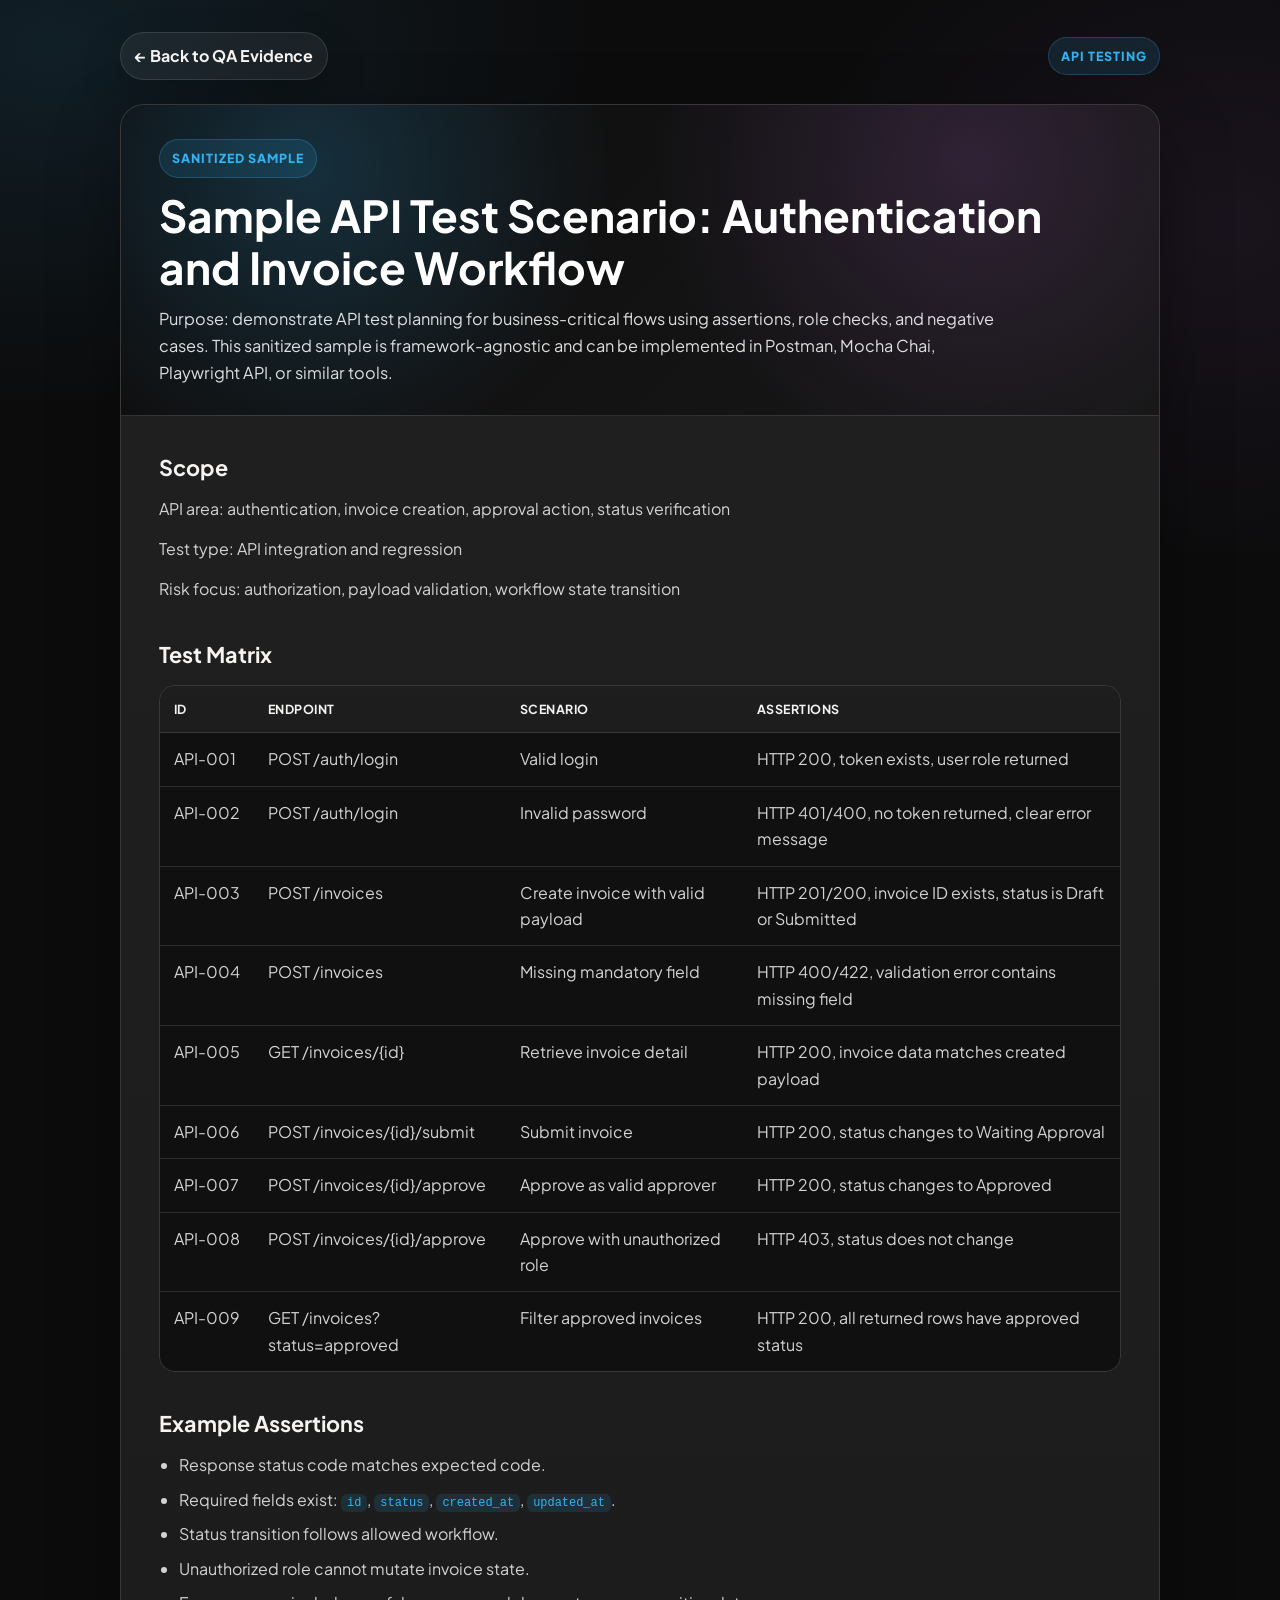
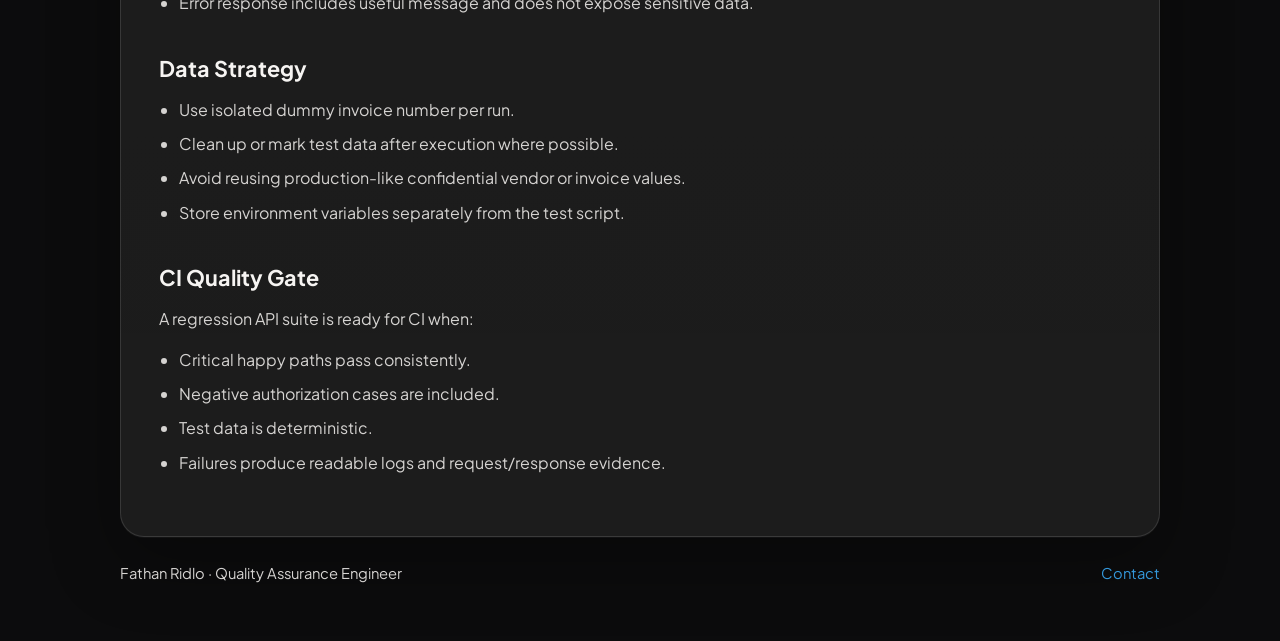
<file: artifacts/sample-api-test-scenario.html>
<!doctype html>
<html lang="en">
<head>
  <meta charset="utf-8" />
  <meta name="viewport" content="width=device-width, initial-scale=1" />
  <title>Sample API Test Scenario: Authentication and Invoice Workflow | Fathan QA Evidence</title>
  <meta name="description" content="Purpose: demonstrate API test planning for business-critical flows using assertions, role checks, and negative cases. This sanitized sample is framework-agnostic and can be implemented in Postman, Mocha Chai, Playwright API, or similar tools." />
  <link rel="stylesheet" href="artifact-style.css?v=connected-motion-1" />
</head>
<body>
  <main class="artifact-shell">
    <nav class="artifact-topbar" aria-label="Artifact navigation">
      <a class="back-link" href="../index.html#artifacts">← Back to QA Evidence</a>
      <span class="artifact-badge">API Testing</span>
    </nav>
    <article class="artifact-card">
      <header class="artifact-hero">
        <span class="artifact-badge">Sanitized Sample</span>
        <h1>Sample API Test Scenario: Authentication and Invoice Workflow</h1>
        <p class="artifact-purpose">Purpose: demonstrate API test planning for business-critical flows using assertions, role checks, and negative cases. This sanitized sample is framework-agnostic and can be implemented in Postman, Mocha Chai, Playwright API, or similar tools.</p>
      </header>
      <section class="artifact-content">
        <h2>Scope</h2>
<p>API area: authentication, invoice creation, approval action, status verification</p>
<p>Test type: API integration and regression</p>
<p>Risk focus: authorization, payload validation, workflow state transition</p>
<h2>Test Matrix</h2>
<div class="table-wrap"><table><thead><tr><th>ID</th><th>Endpoint</th><th>Scenario</th><th>Assertions</th></tr></thead><tbody><tr><td>API-001</td><td>POST /auth/login</td><td>Valid login</td><td>HTTP 200, token exists, user role returned</td></tr><tr><td>API-002</td><td>POST /auth/login</td><td>Invalid password</td><td>HTTP 401/400, no token returned, clear error message</td></tr><tr><td>API-003</td><td>POST /invoices</td><td>Create invoice with valid payload</td><td>HTTP 201/200, invoice ID exists, status is Draft or Submitted</td></tr><tr><td>API-004</td><td>POST /invoices</td><td>Missing mandatory field</td><td>HTTP 400/422, validation error contains missing field</td></tr><tr><td>API-005</td><td>GET /invoices/{id}</td><td>Retrieve invoice detail</td><td>HTTP 200, invoice data matches created payload</td></tr><tr><td>API-006</td><td>POST /invoices/{id}/submit</td><td>Submit invoice</td><td>HTTP 200, status changes to Waiting Approval</td></tr><tr><td>API-007</td><td>POST /invoices/{id}/approve</td><td>Approve as valid approver</td><td>HTTP 200, status changes to Approved</td></tr><tr><td>API-008</td><td>POST /invoices/{id}/approve</td><td>Approve with unauthorized role</td><td>HTTP 403, status does not change</td></tr><tr><td>API-009</td><td>GET /invoices?status=approved</td><td>Filter approved invoices</td><td>HTTP 200, all returned rows have approved status</td></tr></tbody></table></div>
<h2>Example Assertions</h2>
<ul><li>Response status code matches expected code.</li><li>Required fields exist: <code>id</code>, <code>status</code>, <code>created_at</code>, <code>updated_at</code>.</li><li>Status transition follows allowed workflow.</li><li>Unauthorized role cannot mutate invoice state.</li><li>Error response includes useful message and does not expose sensitive data.</li></ul>
<h2>Data Strategy</h2>
<ul><li>Use isolated dummy invoice number per run.</li><li>Clean up or mark test data after execution where possible.</li><li>Avoid reusing production-like confidential vendor or invoice values.</li><li>Store environment variables separately from the test script.</li></ul>
<h2>CI Quality Gate</h2>
<p>A regression API suite is ready for CI when:</p>
<ul><li>Critical happy paths pass consistently.</li><li>Negative authorization cases are included.</li><li>Test data is deterministic.</li><li>Failures produce readable logs and request/response evidence.</li></ul>
      </section>
    </article>
    <footer class="artifact-footer">
      <span>Fathan Ridlo · Quality Assurance Engineer</span>
      <a href="../index.html#contact">Contact</a>
    </footer>
  </main>
</body>
</html>
</file>
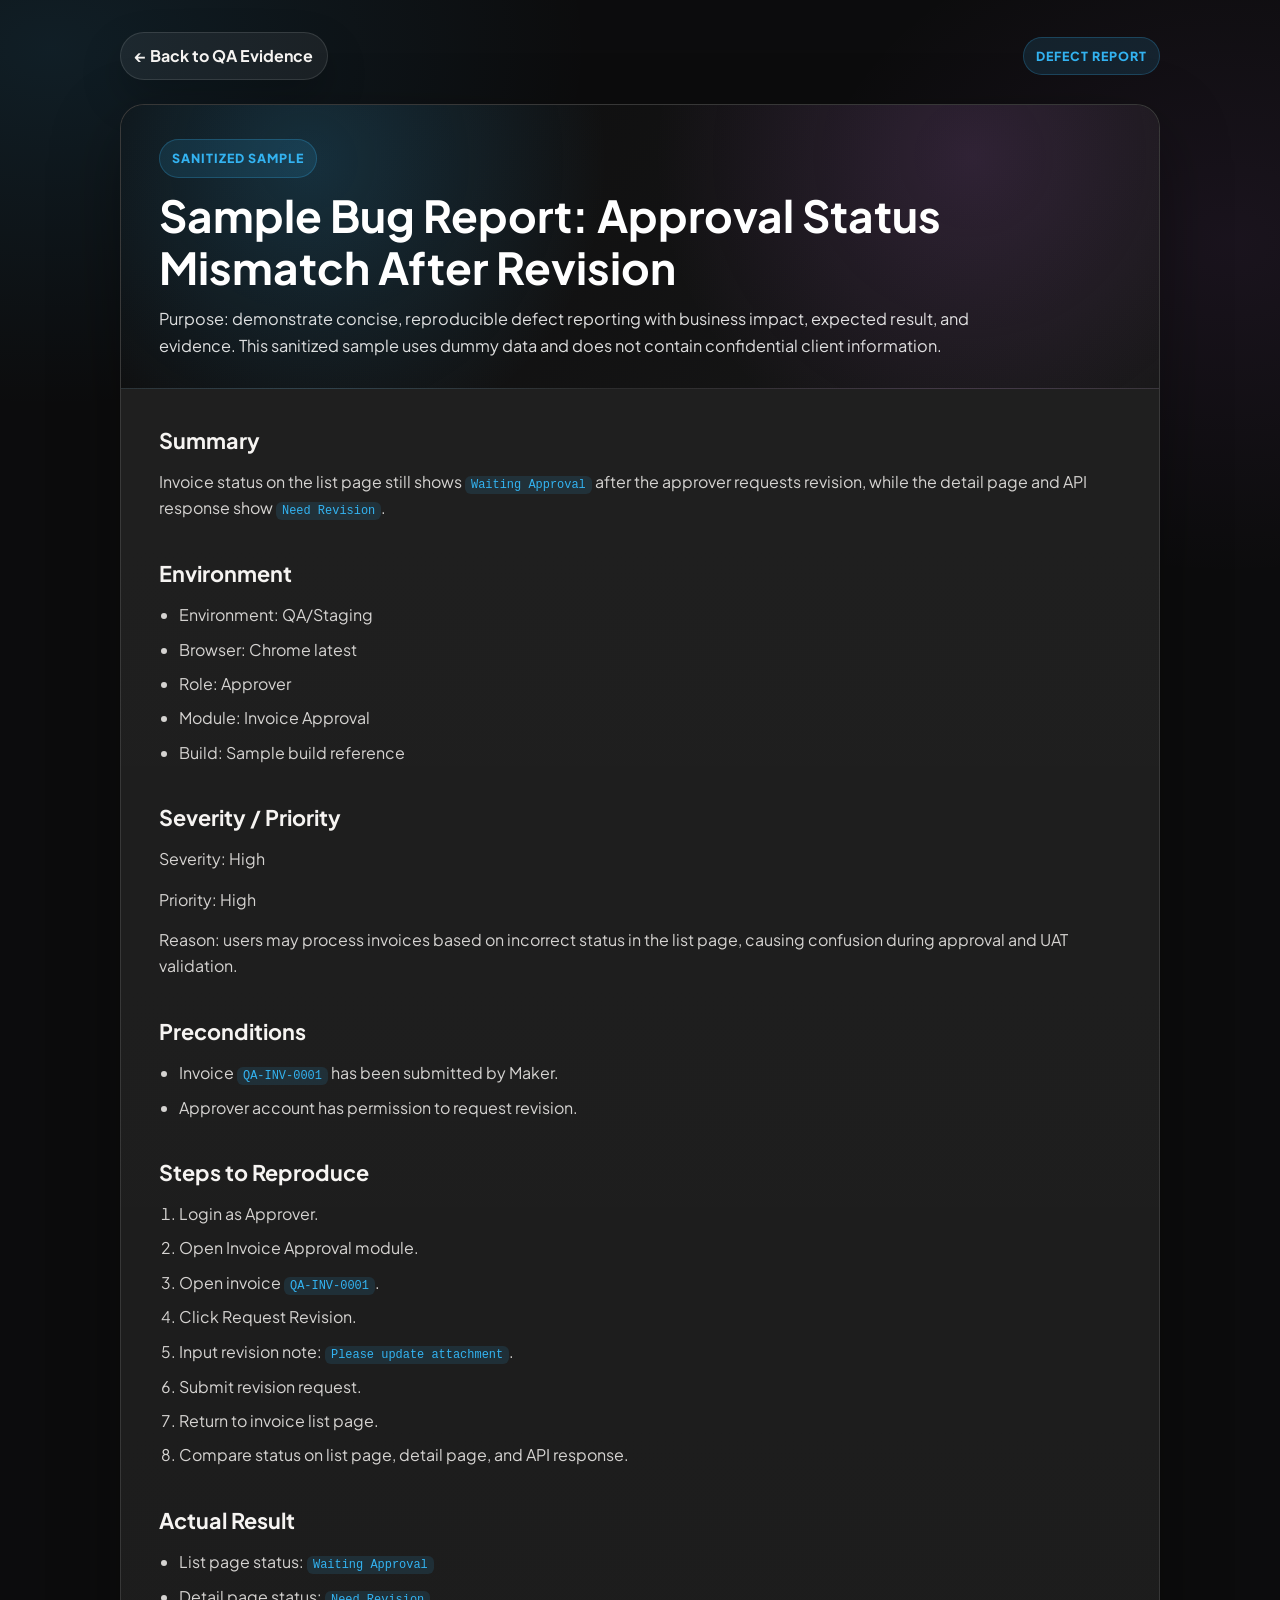
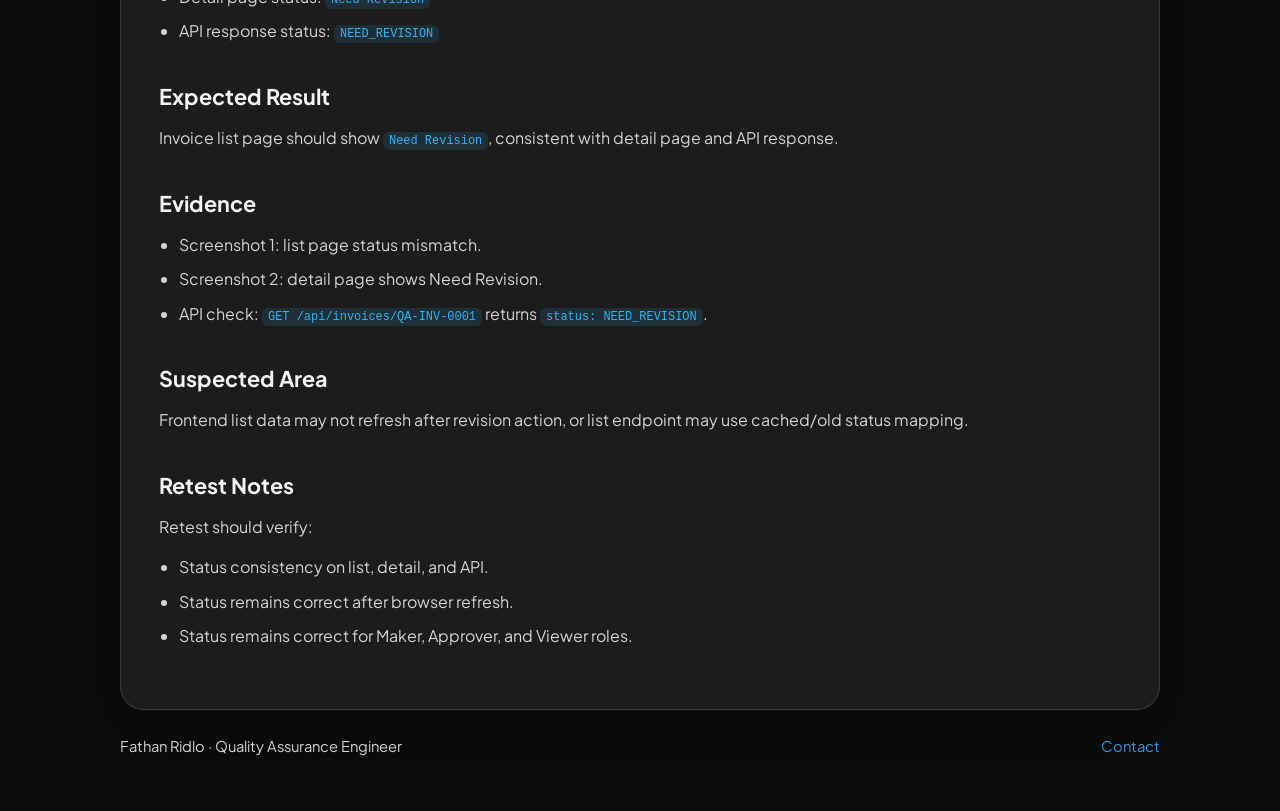
<file: artifacts/sample-bug-report.html>
<!doctype html>
<html lang="en">
<head>
  <meta charset="utf-8" />
  <meta name="viewport" content="width=device-width, initial-scale=1" />
  <title>Sample Bug Report: Approval Status Mismatch After Revision | Fathan QA Evidence</title>
  <meta name="description" content="Purpose: demonstrate concise, reproducible defect reporting with business impact, expected result, and evidence. This sanitized sample uses dummy data and does not contain confidential client information." />
  <link rel="stylesheet" href="artifact-style.css?v=connected-motion-1" />
</head>
<body>
  <main class="artifact-shell">
    <nav class="artifact-topbar" aria-label="Artifact navigation">
      <a class="back-link" href="../index.html#artifacts">← Back to QA Evidence</a>
      <span class="artifact-badge">Defect Report</span>
    </nav>
    <article class="artifact-card">
      <header class="artifact-hero">
        <span class="artifact-badge">Sanitized Sample</span>
        <h1>Sample Bug Report: Approval Status Mismatch After Revision</h1>
        <p class="artifact-purpose">Purpose: demonstrate concise, reproducible defect reporting with business impact, expected result, and evidence. This sanitized sample uses dummy data and does not contain confidential client information.</p>
      </header>
      <section class="artifact-content">
        <h2>Summary</h2>
<p>Invoice status on the list page still shows <code>Waiting Approval</code> after the approver requests revision, while the detail page and API response show <code>Need Revision</code>.</p>
<h2>Environment</h2>
<ul><li>Environment: QA/Staging</li><li>Browser: Chrome latest</li><li>Role: Approver</li><li>Module: Invoice Approval</li><li>Build: Sample build reference</li></ul>
<h2>Severity / Priority</h2>
<p>Severity: High</p>
<p>Priority: High</p>
<p>Reason: users may process invoices based on incorrect status in the list page, causing confusion during approval and UAT validation.</p>
<h2>Preconditions</h2>
<ul><li>Invoice <code>QA-INV-0001</code> has been submitted by Maker.</li><li>Approver account has permission to request revision.</li></ul>
<h2>Steps to Reproduce</h2>
<ol><li>Login as Approver.</li><li>Open Invoice Approval module.</li><li>Open invoice <code>QA-INV-0001</code>.</li><li>Click Request Revision.</li><li>Input revision note: <code>Please update attachment</code>.</li><li>Submit revision request.</li><li>Return to invoice list page.</li><li>Compare status on list page, detail page, and API response.</li></ol>
<h2>Actual Result</h2>
<ul><li>List page status: <code>Waiting Approval</code></li><li>Detail page status: <code>Need Revision</code></li><li>API response status: <code>NEED_REVISION</code></li></ul>
<h2>Expected Result</h2>
<p>Invoice list page should show <code>Need Revision</code>, consistent with detail page and API response.</p>
<h2>Evidence</h2>
<ul><li>Screenshot 1: list page status mismatch.</li><li>Screenshot 2: detail page shows Need Revision.</li><li>API check: <code>GET /api/invoices/QA-INV-0001</code> returns <code>status: NEED_REVISION</code>.</li></ul>
<h2>Suspected Area</h2>
<p>Frontend list data may not refresh after revision action, or list endpoint may use cached/old status mapping.</p>
<h2>Retest Notes</h2>
<p>Retest should verify:</p>
<ul><li>Status consistency on list, detail, and API.</li><li>Status remains correct after browser refresh.</li><li>Status remains correct for Maker, Approver, and Viewer roles.</li></ul>
      </section>
    </article>
    <footer class="artifact-footer">
      <span>Fathan Ridlo · Quality Assurance Engineer</span>
      <a href="../index.html#contact">Contact</a>
    </footer>
  </main>
</body>
</html>
</file>
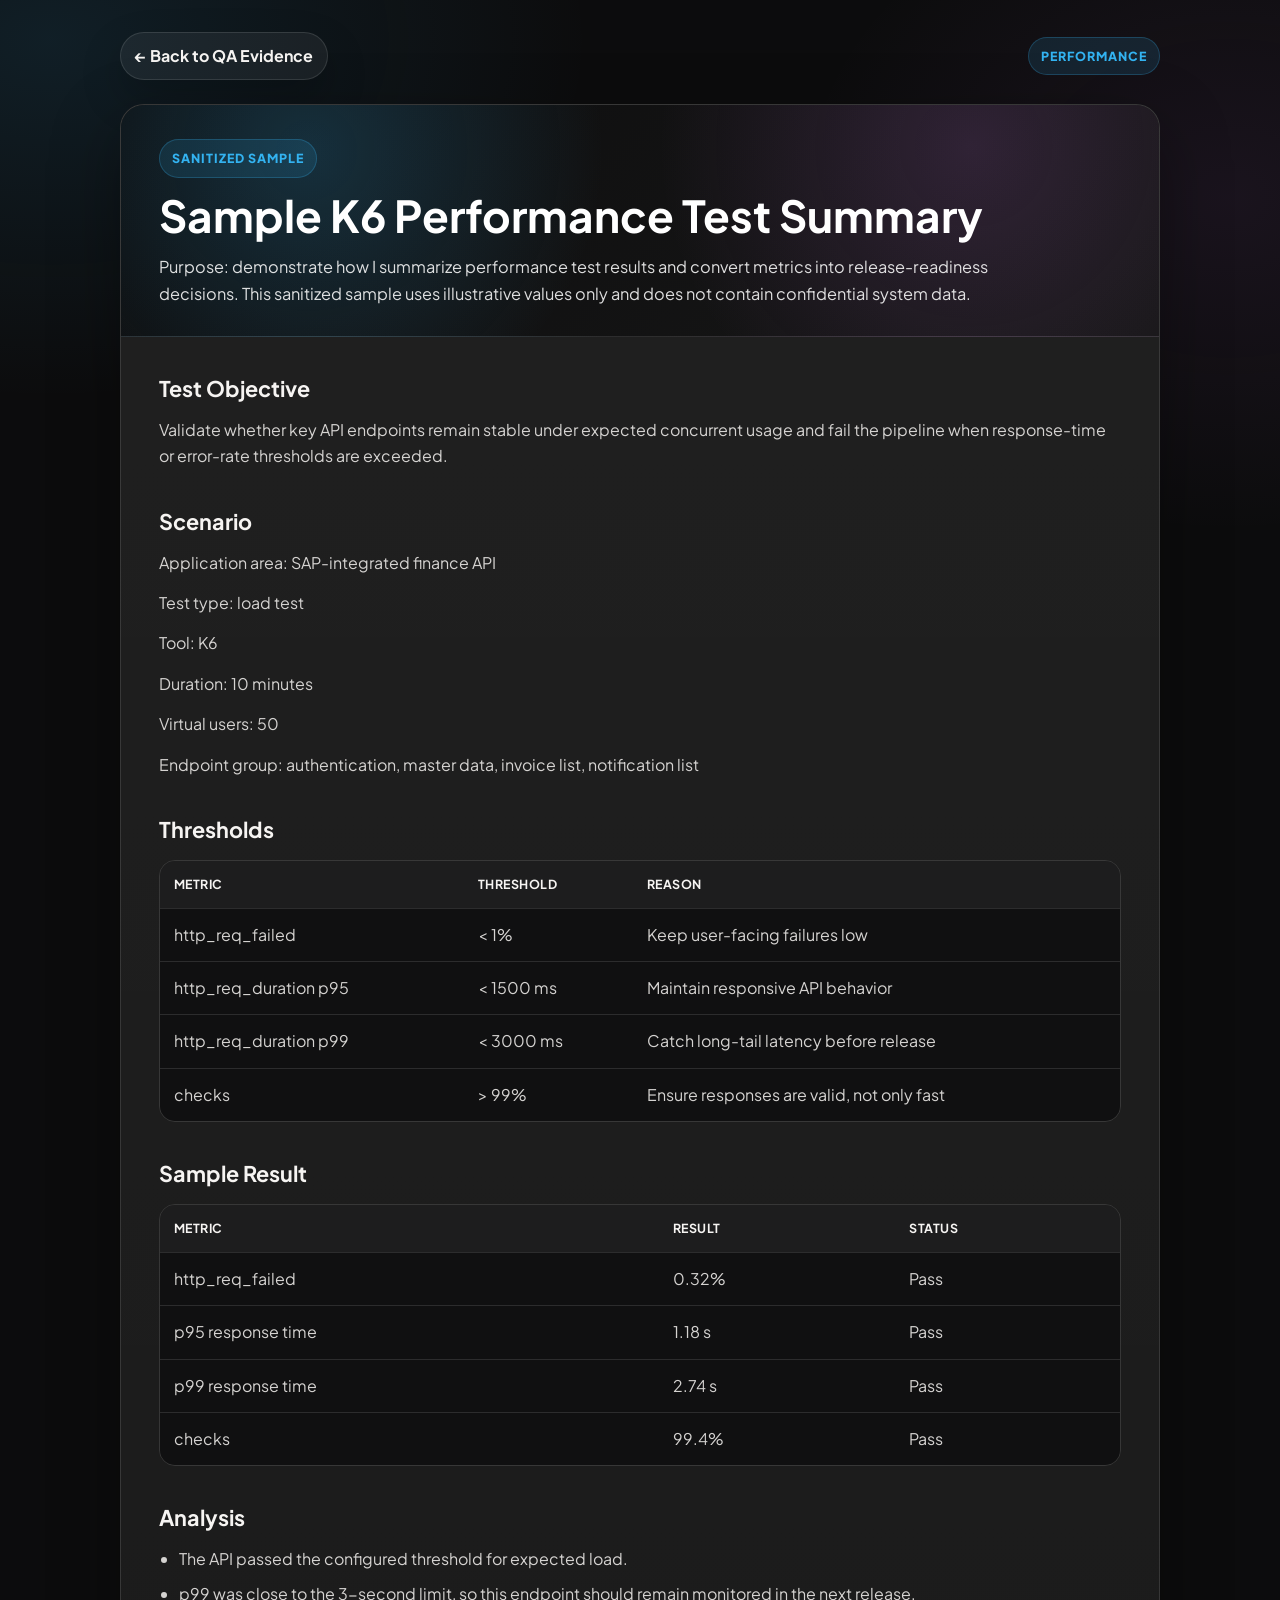
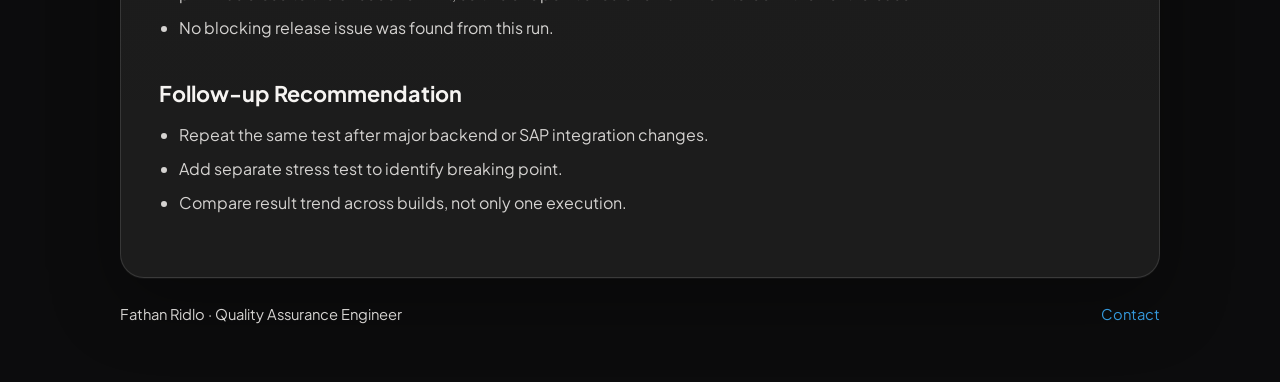
<file: artifacts/sample-k6-summary.html>
<!doctype html>
<html lang="en">
<head>
  <meta charset="utf-8" />
  <meta name="viewport" content="width=device-width, initial-scale=1" />
  <title>Sample K6 Performance Test Summary | Fathan QA Evidence</title>
  <meta name="description" content="Purpose: demonstrate how I summarize performance test results and convert metrics into release-readiness decisions. This sanitized sample uses illustrative values only and does not contain confidential system data." />
  <link rel="stylesheet" href="artifact-style.css?v=connected-motion-1" />
</head>
<body>
  <main class="artifact-shell">
    <nav class="artifact-topbar" aria-label="Artifact navigation">
      <a class="back-link" href="../index.html#artifacts">← Back to QA Evidence</a>
      <span class="artifact-badge">Performance</span>
    </nav>
    <article class="artifact-card">
      <header class="artifact-hero">
        <span class="artifact-badge">Sanitized Sample</span>
        <h1>Sample K6 Performance Test Summary</h1>
        <p class="artifact-purpose">Purpose: demonstrate how I summarize performance test results and convert metrics into release-readiness decisions. This sanitized sample uses illustrative values only and does not contain confidential system data.</p>
      </header>
      <section class="artifact-content">
        <h2>Test Objective</h2>
<p>Validate whether key API endpoints remain stable under expected concurrent usage and fail the pipeline when response-time or error-rate thresholds are exceeded.</p>
<h2>Scenario</h2>
<p>Application area: SAP-integrated finance API</p>
<p>Test type: load test</p>
<p>Tool: K6</p>
<p>Duration: 10 minutes</p>
<p>Virtual users: 50</p>
<p>Endpoint group: authentication, master data, invoice list, notification list</p>
<h2>Thresholds</h2>
<div class="table-wrap"><table><thead><tr><th>Metric</th><th>Threshold</th><th>Reason</th></tr></thead><tbody><tr><td>http_req_failed</td><td>&lt; 1%</td><td>Keep user-facing failures low</td></tr><tr><td>http_req_duration p95</td><td>&lt; 1500 ms</td><td>Maintain responsive API behavior</td></tr><tr><td>http_req_duration p99</td><td>&lt; 3000 ms</td><td>Catch long-tail latency before release</td></tr><tr><td>checks</td><td>&gt; 99%</td><td>Ensure responses are valid, not only fast</td></tr></tbody></table></div>
<h2>Sample Result</h2>
<div class="table-wrap"><table><thead><tr><th>Metric</th><th>Result</th><th>Status</th></tr></thead><tbody><tr><td>http_req_failed</td><td>0.32%</td><td>Pass</td></tr><tr><td>p95 response time</td><td>1.18 s</td><td>Pass</td></tr><tr><td>p99 response time</td><td>2.74 s</td><td>Pass</td></tr><tr><td>checks</td><td>99.4%</td><td>Pass</td></tr></tbody></table></div>
<h2>Analysis</h2>
<ul><li>The API passed the configured threshold for expected load.</li><li>p99 was close to the 3-second limit, so this endpoint should remain monitored in the next release.</li><li>No blocking release issue was found from this run.</li></ul>
<h2>Follow-up Recommendation</h2>
<ul><li>Repeat the same test after major backend or SAP integration changes.</li><li>Add separate stress test to identify breaking point.</li><li>Compare result trend across builds, not only one execution.</li></ul>
      </section>
    </article>
    <footer class="artifact-footer">
      <span>Fathan Ridlo · Quality Assurance Engineer</span>
      <a href="../index.html#contact">Contact</a>
    </footer>
  </main>
</body>
</html>
</file>
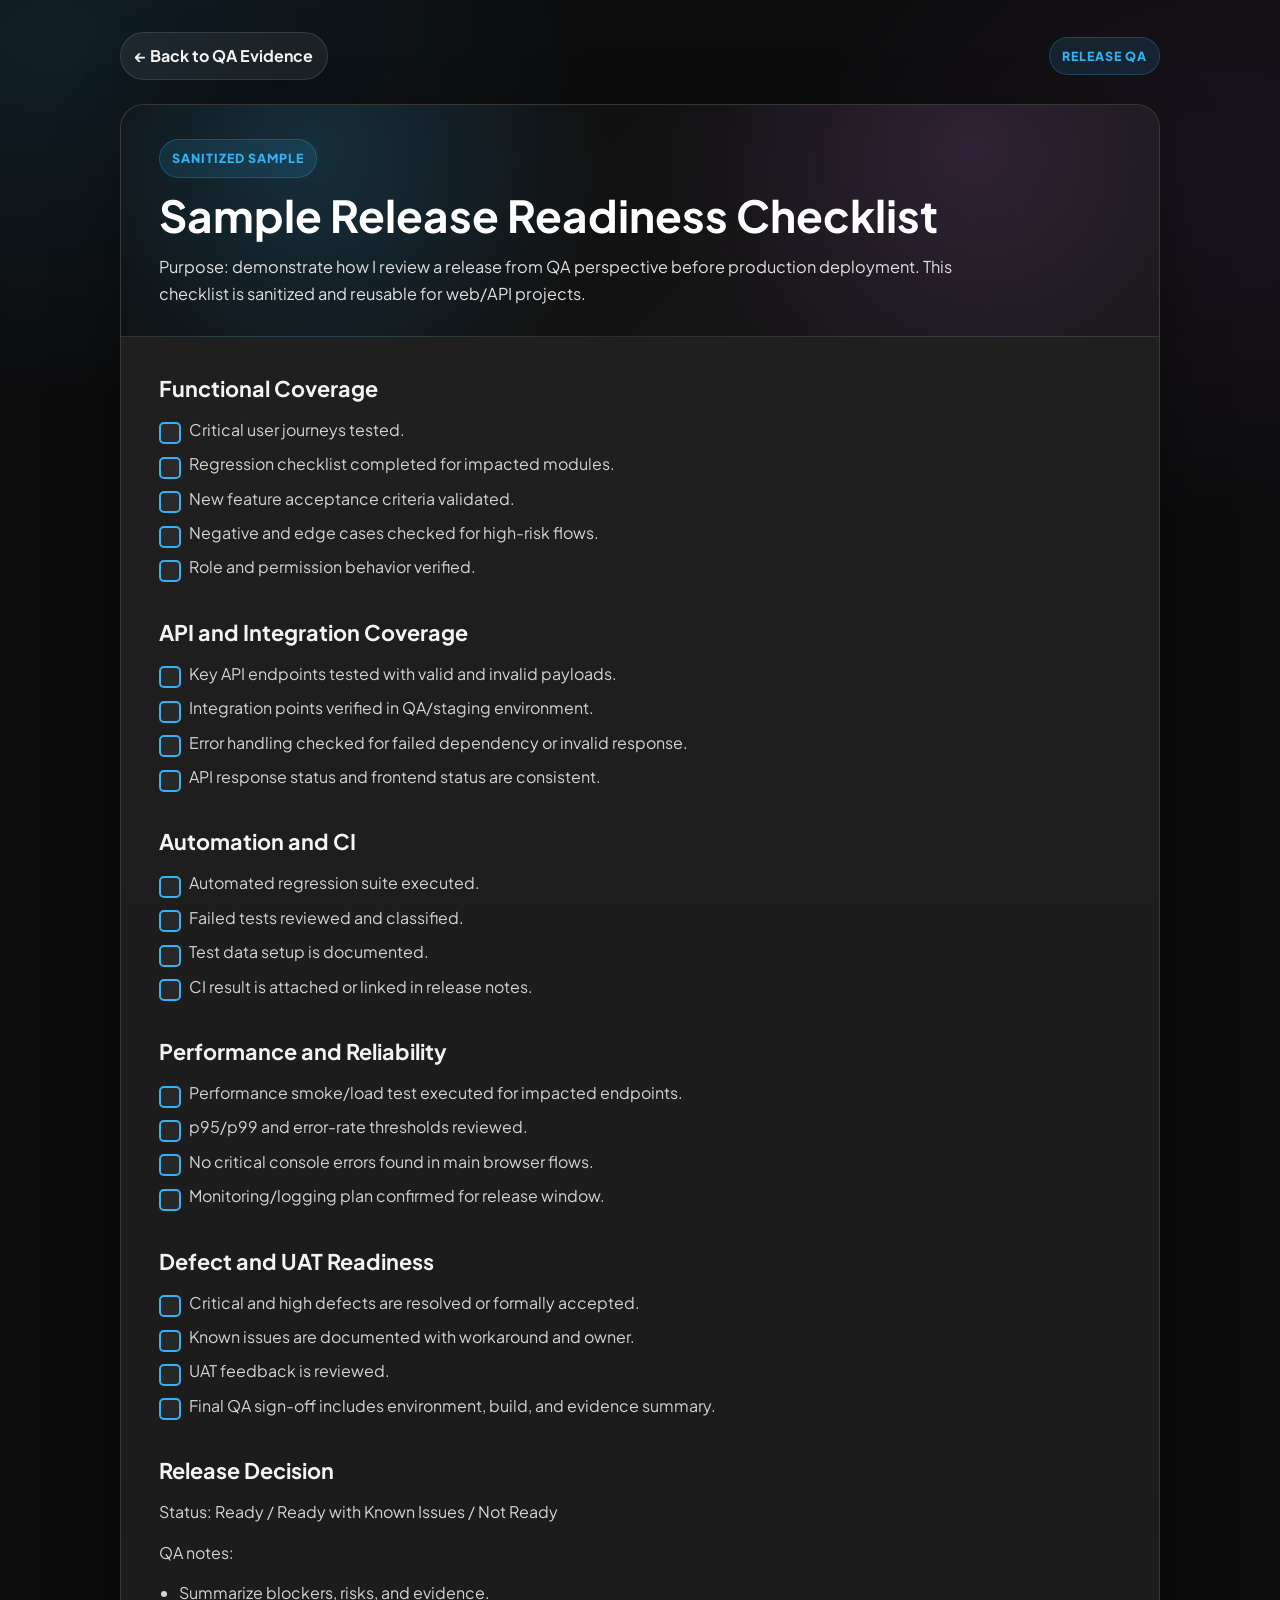
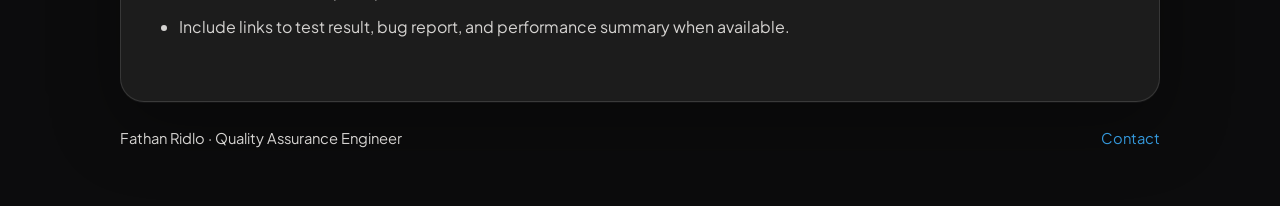
<file: artifacts/sample-release-checklist.html>
<!doctype html>
<html lang="en">
<head>
  <meta charset="utf-8" />
  <meta name="viewport" content="width=device-width, initial-scale=1" />
  <title>Sample Release Readiness Checklist | Fathan QA Evidence</title>
  <meta name="description" content="Purpose: demonstrate how I review a release from QA perspective before production deployment. This checklist is sanitized and reusable for web/API projects." />
  <link rel="stylesheet" href="artifact-style.css?v=connected-motion-1" />
</head>
<body>
  <main class="artifact-shell">
    <nav class="artifact-topbar" aria-label="Artifact navigation">
      <a class="back-link" href="../index.html#artifacts">← Back to QA Evidence</a>
      <span class="artifact-badge">Release QA</span>
    </nav>
    <article class="artifact-card">
      <header class="artifact-hero">
        <span class="artifact-badge">Sanitized Sample</span>
        <h1>Sample Release Readiness Checklist</h1>
        <p class="artifact-purpose">Purpose: demonstrate how I review a release from QA perspective before production deployment. This checklist is sanitized and reusable for web/API projects.</p>
      </header>
      <section class="artifact-content">
        <h2>Functional Coverage</h2>
<ul class="checklist"><li>Critical user journeys tested.</li><li>Regression checklist completed for impacted modules.</li><li>New feature acceptance criteria validated.</li><li>Negative and edge cases checked for high-risk flows.</li><li>Role and permission behavior verified.</li></ul>
<h2>API and Integration Coverage</h2>
<ul class="checklist"><li>Key API endpoints tested with valid and invalid payloads.</li><li>Integration points verified in QA/staging environment.</li><li>Error handling checked for failed dependency or invalid response.</li><li>API response status and frontend status are consistent.</li></ul>
<h2>Automation and CI</h2>
<ul class="checklist"><li>Automated regression suite executed.</li><li>Failed tests reviewed and classified.</li><li>Test data setup is documented.</li><li>CI result is attached or linked in release notes.</li></ul>
<h2>Performance and Reliability</h2>
<ul class="checklist"><li>Performance smoke/load test executed for impacted endpoints.</li><li>p95/p99 and error-rate thresholds reviewed.</li><li>No critical console errors found in main browser flows.</li><li>Monitoring/logging plan confirmed for release window.</li></ul>
<h2>Defect and UAT Readiness</h2>
<ul class="checklist"><li>Critical and high defects are resolved or formally accepted.</li><li>Known issues are documented with workaround and owner.</li><li>UAT feedback is reviewed.</li><li>Final QA sign-off includes environment, build, and evidence summary.</li></ul>
<h2>Release Decision</h2>
<p>Status: Ready / Ready with Known Issues / Not Ready</p>
<p>QA notes:</p>
<ul><li>Summarize blockers, risks, and evidence.</li><li>Include links to test result, bug report, and performance summary when available.</li></ul>
      </section>
    </article>
    <footer class="artifact-footer">
      <span>Fathan Ridlo · Quality Assurance Engineer</span>
      <a href="../index.html#contact">Contact</a>
    </footer>
  </main>
</body>
</html>
</file>
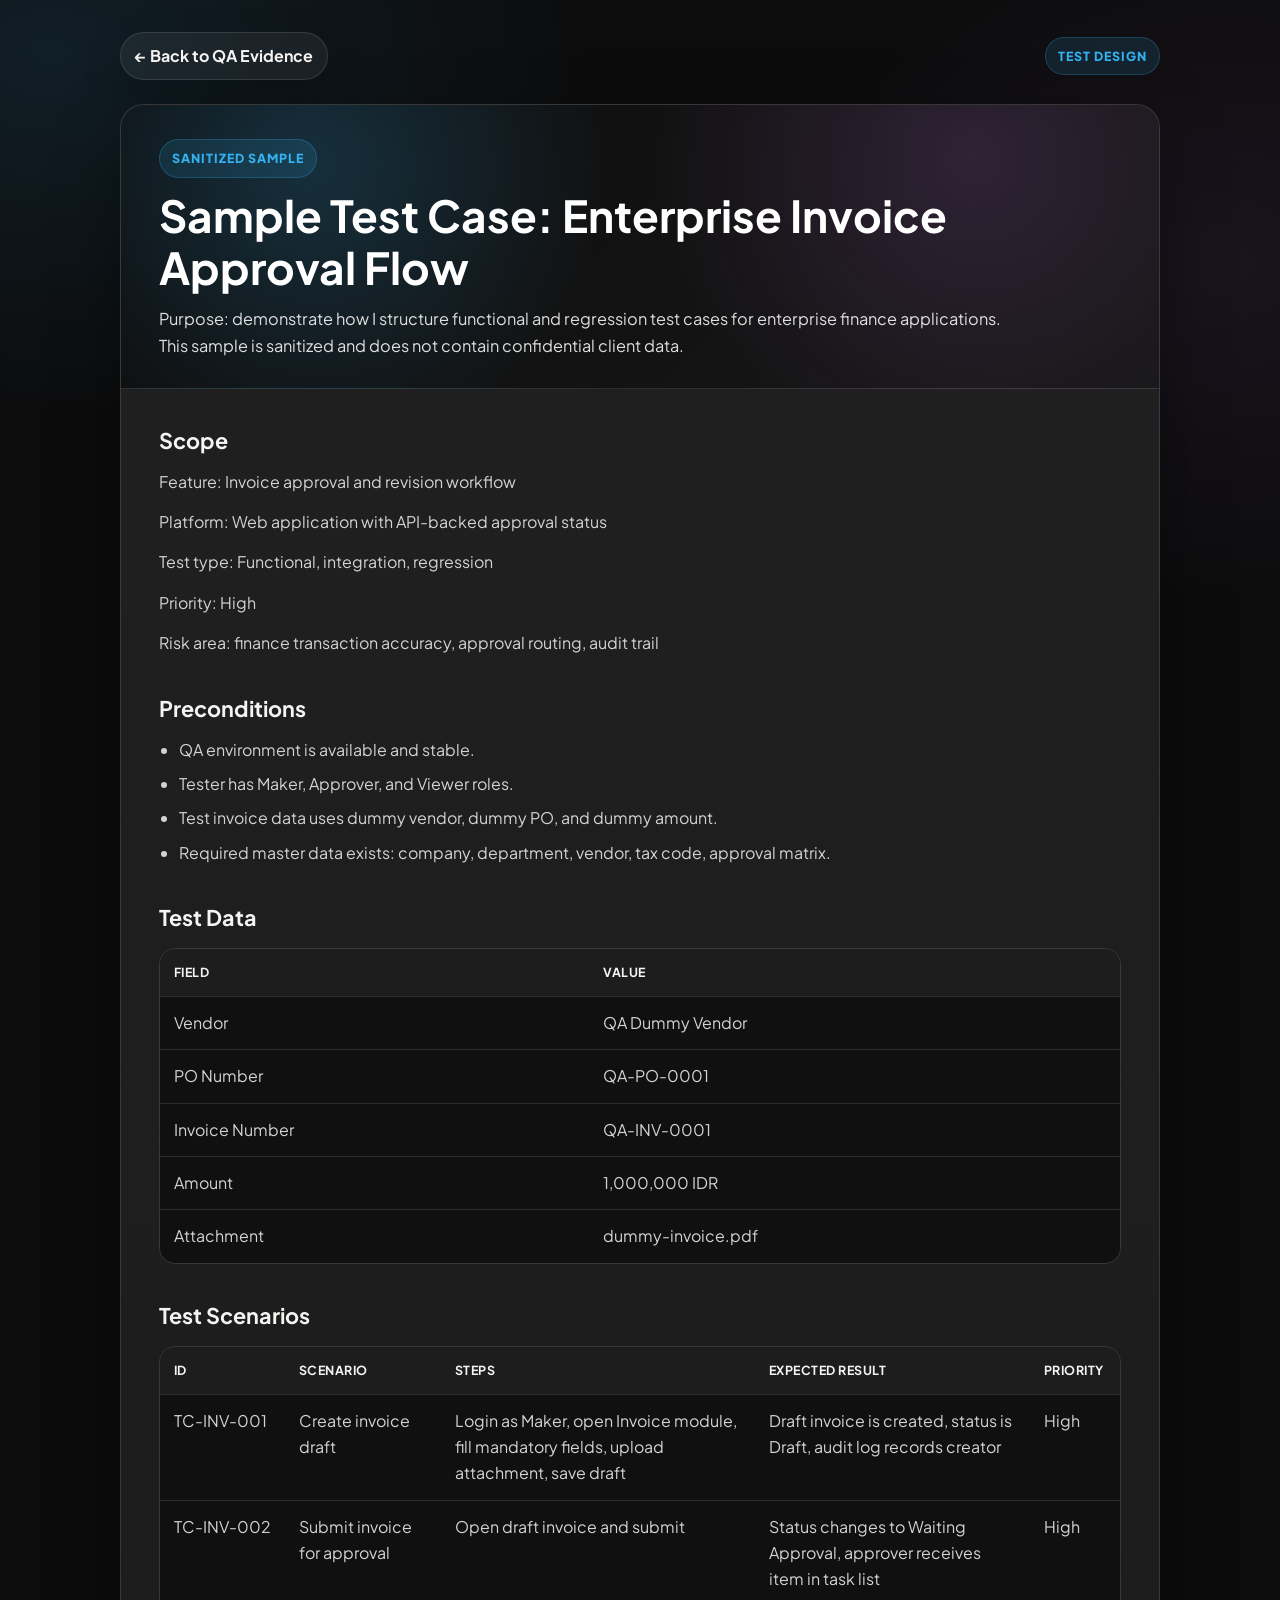
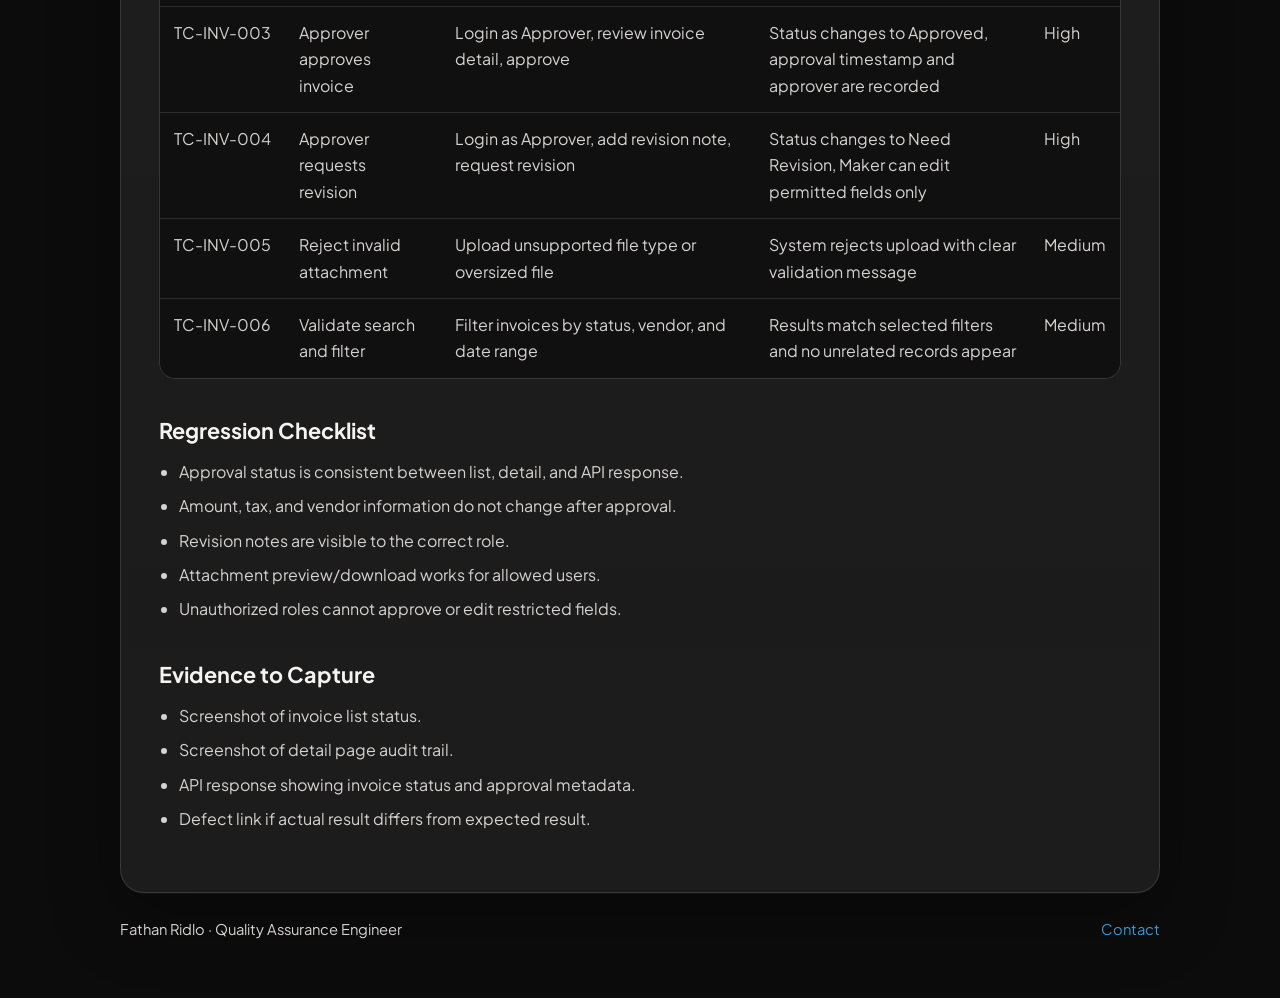
<file: artifacts/sample-test-case.html>
<!doctype html>
<html lang="en">
<head>
  <meta charset="utf-8" />
  <meta name="viewport" content="width=device-width, initial-scale=1" />
  <title>Sample Test Case: Enterprise Invoice Approval Flow | Fathan QA Evidence</title>
  <meta name="description" content="Purpose: demonstrate how I structure functional and regression test cases for enterprise finance applications. This sample is sanitized and does not contain confidential client data." />
  <link rel="stylesheet" href="artifact-style.css?v=connected-motion-1" />
</head>
<body>
  <main class="artifact-shell">
    <nav class="artifact-topbar" aria-label="Artifact navigation">
      <a class="back-link" href="../index.html#artifacts">← Back to QA Evidence</a>
      <span class="artifact-badge">Test Design</span>
    </nav>
    <article class="artifact-card">
      <header class="artifact-hero">
        <span class="artifact-badge">Sanitized Sample</span>
        <h1>Sample Test Case: Enterprise Invoice Approval Flow</h1>
        <p class="artifact-purpose">Purpose: demonstrate how I structure functional and regression test cases for enterprise finance applications. This sample is sanitized and does not contain confidential client data.</p>
      </header>
      <section class="artifact-content">
        <h2>Scope</h2>
<p>Feature: Invoice approval and revision workflow</p>
<p>Platform: Web application with API-backed approval status</p>
<p>Test type: Functional, integration, regression</p>
<p>Priority: High</p>
<p>Risk area: finance transaction accuracy, approval routing, audit trail</p>
<h2>Preconditions</h2>
<ul><li>QA environment is available and stable.</li><li>Tester has Maker, Approver, and Viewer roles.</li><li>Test invoice data uses dummy vendor, dummy PO, and dummy amount.</li><li>Required master data exists: company, department, vendor, tax code, approval matrix.</li></ul>
<h2>Test Data</h2>
<div class="table-wrap"><table><thead><tr><th>Field</th><th>Value</th></tr></thead><tbody><tr><td>Vendor</td><td>QA Dummy Vendor</td></tr><tr><td>PO Number</td><td>QA-PO-0001</td></tr><tr><td>Invoice Number</td><td>QA-INV-0001</td></tr><tr><td>Amount</td><td>1,000,000 IDR</td></tr><tr><td>Attachment</td><td>dummy-invoice.pdf</td></tr></tbody></table></div>
<h2>Test Scenarios</h2>
<div class="table-wrap"><table><thead><tr><th>ID</th><th>Scenario</th><th>Steps</th><th>Expected Result</th><th>Priority</th></tr></thead><tbody><tr><td>TC-INV-001</td><td>Create invoice draft</td><td>Login as Maker, open Invoice module, fill mandatory fields, upload attachment, save draft</td><td>Draft invoice is created, status is Draft, audit log records creator</td><td>High</td></tr><tr><td>TC-INV-002</td><td>Submit invoice for approval</td><td>Open draft invoice and submit</td><td>Status changes to Waiting Approval, approver receives item in task list</td><td>High</td></tr><tr><td>TC-INV-003</td><td>Approver approves invoice</td><td>Login as Approver, review invoice detail, approve</td><td>Status changes to Approved, approval timestamp and approver are recorded</td><td>High</td></tr><tr><td>TC-INV-004</td><td>Approver requests revision</td><td>Login as Approver, add revision note, request revision</td><td>Status changes to Need Revision, Maker can edit permitted fields only</td><td>High</td></tr><tr><td>TC-INV-005</td><td>Reject invalid attachment</td><td>Upload unsupported file type or oversized file</td><td>System rejects upload with clear validation message</td><td>Medium</td></tr><tr><td>TC-INV-006</td><td>Validate search and filter</td><td>Filter invoices by status, vendor, and date range</td><td>Results match selected filters and no unrelated records appear</td><td>Medium</td></tr></tbody></table></div>
<h2>Regression Checklist</h2>
<ul><li>Approval status is consistent between list, detail, and API response.</li><li>Amount, tax, and vendor information do not change after approval.</li><li>Revision notes are visible to the correct role.</li><li>Attachment preview/download works for allowed users.</li><li>Unauthorized roles cannot approve or edit restricted fields.</li></ul>
<h2>Evidence to Capture</h2>
<ul><li>Screenshot of invoice list status.</li><li>Screenshot of detail page audit trail.</li><li>API response showing invoice status and approval metadata.</li><li>Defect link if actual result differs from expected result.</li></ul>
      </section>
    </article>
    <footer class="artifact-footer">
      <span>Fathan Ridlo · Quality Assurance Engineer</span>
      <a href="../index.html#contact">Contact</a>
    </footer>
  </main>
</body>
</html>
</file>
<file: artifacts/artifact-style.css>
@import url('https://fonts.googleapis.com/css2?family=Plus+Jakarta+Sans:wght@400;500;600;700;800&display=swap');

:root {
  --primary-color: #2c3e50;
  --secondary-color: #3498db;
  --accent-color: #667eea;
  --text-color: #253041;
  --text-light: #5f6b7a;
  --bg-color: #f5f7fb;
  --card-bg: #ffffff;
  --border-color: #e5e9f0;
  --shadow: 0 18px 45px rgba(15, 23, 42, 0.09);
  --font-primary: 'Plus Jakarta Sans', -apple-system, BlinkMacSystemFont, "Segoe UI", Roboto, Arial, sans-serif;
}
* { box-sizing: border-box; }
body {
  margin: 0;
  font-family: var(--font-primary);
  background: linear-gradient(180deg, #eef4ff 0%, var(--bg-color) 260px);
  color: var(--text-color);
  line-height: 1.65;
}
a { color: var(--secondary-color); text-decoration: none; }
a:hover { text-decoration: underline; }
.artifact-shell {
  width: min(100% - 32px, 1040px);
  margin: 0 auto;
  padding: 32px 0 56px;
}
.artifact-topbar {
  display: flex;
  justify-content: space-between;
  align-items: center;
  gap: 16px;
  margin-bottom: 24px;
}
.back-link {
  display: inline-flex;
  align-items: center;
  gap: 8px;
  padding: 10px 14px;
  border-radius: 999px;
  background: #ffffff;
  border: 1px solid var(--border-color);
  color: var(--primary-color);
  font-weight: 700;
  box-shadow: 0 8px 22px rgba(15,23,42,0.06);
}
.artifact-badge {
  display: inline-flex;
  padding: 8px 12px;
  border-radius: 999px;
  background: rgba(102,126,234,0.12);
  color: #4b5fd7;
  font-size: 0.78rem;
  font-weight: 800;
  letter-spacing: 0.08em;
  text-transform: uppercase;
}
.artifact-card {
  background: var(--card-bg);
  border: 1px solid var(--border-color);
  border-radius: 24px;
  box-shadow: var(--shadow);
  overflow: hidden;
}
.artifact-hero {
  padding: 34px 38px 28px;
  background: linear-gradient(135deg, #0a1628 0%, #0d2137 46%, #1a3a5c 100%);
  color: #ffffff;
}
.artifact-hero h1 {
  margin: 12px 0 12px;
  font-size: clamp(1.85rem, 4vw, 2.75rem);
  line-height: 1.18;
}
.artifact-purpose {
  max-width: 850px;
  margin: 0;
  color: rgba(255,255,255,0.86);
  font-size: 1.02rem;
}
.artifact-content {
  padding: 34px 38px 42px;
}
.artifact-content h2 {
  margin: 34px 0 14px;
  padding-top: 4px;
  color: var(--primary-color);
  font-size: 1.35rem;
  line-height: 1.3;
}
.artifact-content h2:first-child { margin-top: 0; }
.artifact-content p { margin: 0 0 14px; color: var(--text-light); }
.artifact-content ul,
.artifact-content ol { margin: 0 0 18px 1.25rem; padding: 0; color: var(--text-light); }
.artifact-content li { margin-bottom: 8px; }
.artifact-content code {
  padding: 2px 6px;
  border-radius: 6px;
  background: #eef2ff;
  color: #3846a8;
  font-size: 0.92em;
}
.table-wrap {
  width: 100%;
  overflow-x: auto;
  margin: 16px 0 24px;
  border: 1px solid var(--border-color);
  border-radius: 16px;
}
table {
  width: 100%;
  min-width: 680px;
  border-collapse: collapse;
  background: #ffffff;
}
th, td {
  padding: 13px 14px;
  border-bottom: 1px solid var(--border-color);
  text-align: left;
  vertical-align: top;
}
th {
  background: #f8fafc;
  color: var(--primary-color);
  font-size: 0.78rem;
  letter-spacing: 0.04em;
  text-transform: uppercase;
}
tr:last-child td { border-bottom: none; }
th:first-child,
td:first-child {
  white-space: nowrap;
}
.checklist {
  list-style: none;
  margin-left: 0 !important;
}
.checklist li {
  position: relative;
  padding-left: 30px;
}
.checklist li::before {
  content: '';
  position: absolute;
  left: 0;
  top: 0.35em;
  width: 18px;
  height: 18px;
  border: 2px solid #94a3b8;
  border-radius: 5px;
  background: #fff;
}
.artifact-footer {
  display: flex;
  justify-content: space-between;
  gap: 16px;
  align-items: center;
  margin-top: 24px;
  color: var(--text-light);
  font-size: 0.92rem;
}
@media (max-width: 640px) {
  .artifact-shell { width: min(100% - 24px, 1040px); padding-top: 18px; }
  .artifact-topbar { align-items: flex-start; flex-direction: column; }
  .artifact-hero, .artifact-content { padding: 24px 20px; }
  .artifact-hero h1 { font-size: 1.75rem; }
  table { min-width: 620px; }
}

/* Shared dark motion-stage background with floating geometric shapes */
:root {
  --anime-bg-1: #0c0c0d;
  --anime-bg-2: #171717;
  --anime-fg-1: #f6f4f2;
  --anime-fg-2: #d5d3d1;
  --anime-line: rgba(246,244,242,.12);
  --anime-sky: #33b3f1;
  --anime-turquoise: #00ffaa;
  --anime-purple: #c06ddf;
  --anime-yellow: #ffcc33;
  --anime-red: #ff4b4b;
  --anime-ease-out: cubic-bezier(.16, 1, .3, 1);
}
html { background: var(--anime-bg-1); }
body {
  position: relative;
  overflow-x: hidden;
  color: var(--anime-fg-1);
  background:
    radial-gradient(900px 600px at 4% 2%, rgba(51,179,241,.11), transparent 60%),
    radial-gradient(720px 560px at 96% 10%, rgba(192,109,223,.08), transparent 60%),
    var(--anime-bg-1);
}
body::before,
body::after {
  content: '';
  position: fixed;
  inset: 0;
  z-index: -1;
  pointer-events: none;
}
body::before {
  background:
    linear-gradient(rgba(246,244,242,.025) 1px, transparent 1px),
    linear-gradient(90deg, rgba(246,244,242,.025) 1px, transparent 1px),
    radial-gradient(ellipse 900px 700px at 0% 0%, rgba(51,179,241,.14) 0%, transparent 55%),
    radial-gradient(ellipse 760px 680px at 100% 8%, rgba(124,133,255,.11) 0%, transparent 55%),
    radial-gradient(ellipse 700px 600px at 80% 82%, rgba(0,255,170,.07) 0%, transparent 55%);
  background-size: 56px 56px, 56px 56px, auto, auto, auto;
  opacity: .95;
}

body::after {
  content: '';
  position: fixed;
  inset: 0;
  z-index: -1;
  pointer-events: none;
  background-image: url("data:image/svg+xml,%3Csvg%20width%3D'1440'%20height%3D'1800'%20viewBox%3D'0%200%201440%201800'%20xmlns%3D'http%3A%2F%2Fwww.w3.org%2F2000%2Fsvg'%3E%0A%20%20%3Cg%20fill%3D'none'%20stroke-linecap%3D'round'%20stroke-linejoin%3D'round'%3E%0A%20%20%20%20%3Crect%20x%3D'950'%20y%3D'80'%20width%3D'180'%20height%3D'180'%20rx%3D'4'%20stroke%3D'rgba(102,126,234,.30)'%20stroke-width%3D'2.5'%20transform%3D'rotate(20%201040%20170)'%2F%3E%0A%20%20%20%20%3Crect%20x%3D'980'%20y%3D'110'%20width%3D'110'%20height%3D'110'%20rx%3D'2'%20fill%3D'rgba(102,126,234,.10)'%20stroke%3D'rgba(56,189,248,.28)'%20stroke-width%3D'1.5'%20transform%3D'rotate(20%201035%20165)'%2F%3E%0A%20%20%20%20%3Cpolygon%20points%3D'1180,135%201230,135%201255,178%201230,221%201180,221%201155,178'%20fill%3D'rgba(56,189,248,.06)'%20stroke%3D'rgba(56,189,248,.30)'%20stroke-width%3D'2'%2F%3E%0A%20%20%20%20%3Ccircle%20cx%3D'216'%20cy%3D'180'%20r%3D'120'%20fill%3D'rgba(102,126,234,.08)'%20stroke%3D'rgba(102,126,234,.24)'%20stroke-width%3D'1.5'%2F%3E%0A%20%20%20%20%3Ccircle%20cx%3D'216'%20cy%3D'180'%20r%3D'70'%20stroke%3D'rgba(102,126,234,.18)'%20stroke-width%3D'1'%2F%3E%0A%20%20%20%20%3Ccircle%20cx%3D'1267'%20cy%3D'702'%20r%3D'150'%20stroke%3D'rgba(56,189,248,.24)'%20stroke-width%3D'2'%2F%3E%0A%20%20%20%20%3Ccircle%20cx%3D'1267'%20cy%3D'702'%20r%3D'90'%20fill%3D'rgba(56,189,248,.06)'%20stroke%3D'rgba(56,189,248,.18)'%20stroke-width%3D'1.5'%2F%3E%0A%20%20%20%20%3Cline%20x1%3D'-50'%20y1%3D'950'%20x2%3D'800'%20y2%3D'-50'%20stroke%3D'rgba(102,126,234,.13)'%20stroke-width%3D'1.5'%2F%3E%0A%20%20%20%20%3Cline%20x1%3D'1490'%20y1%3D'-50'%20x2%3D'650'%20y2%3D'950'%20stroke%3D'rgba(56,189,248,.13)'%20stroke-width%3D'1.5'%2F%3E%0A%0A%20%20%20%20%3Cg%20transform%3D'translate(0%20900)%20scale(-1%201)%20translate(-1440%200)'%3E%0A%20%20%20%20%20%20%3Crect%20x%3D'950'%20y%3D'80'%20width%3D'180'%20height%3D'180'%20rx%3D'4'%20stroke%3D'rgba(102,126,234,.24)'%20stroke-width%3D'2.5'%20transform%3D'rotate(20%201040%20170)'%2F%3E%0A%20%20%20%20%20%20%3Crect%20x%3D'980'%20y%3D'110'%20width%3D'110'%20height%3D'110'%20rx%3D'2'%20fill%3D'rgba(102,126,234,.075)'%20stroke%3D'rgba(56,189,248,.22)'%20stroke-width%3D'1.5'%20transform%3D'rotate(20%201035%20165)'%2F%3E%0A%20%20%20%20%20%20%3Cpolygon%20points%3D'1180,135%201230,135%201255,178%201230,221%201180,221%201155,178'%20fill%3D'rgba(56,189,248,.045)'%20stroke%3D'rgba(56,189,248,.24)'%20stroke-width%3D'2'%2F%3E%0A%20%20%20%20%20%20%3Ccircle%20cx%3D'216'%20cy%3D'180'%20r%3D'120'%20fill%3D'rgba(102,126,234,.065)'%20stroke%3D'rgba(102,126,234,.20)'%20stroke-width%3D'1.5'%2F%3E%0A%20%20%20%20%20%20%3Ccircle%20cx%3D'216'%20cy%3D'180'%20r%3D'70'%20stroke%3D'rgba(102,126,234,.15)'%20stroke-width%3D'1'%2F%3E%0A%20%20%20%20%20%20%3Ccircle%20cx%3D'1267'%20cy%3D'702'%20r%3D'150'%20stroke%3D'rgba(56,189,248,.20)'%20stroke-width%3D'2'%2F%3E%0A%20%20%20%20%20%20%3Ccircle%20cx%3D'1267'%20cy%3D'702'%20r%3D'90'%20fill%3D'rgba(56,189,248,.045)'%20stroke%3D'rgba(56,189,248,.16)'%20stroke-width%3D'1.5'%2F%3E%0A%20%20%20%20%20%20%3Cline%20x1%3D'-50'%20y1%3D'950'%20x2%3D'800'%20y2%3D'-50'%20stroke%3D'rgba(102,126,234,.11)'%20stroke-width%3D'1.5'%2F%3E%0A%20%20%20%20%20%20%3Cline%20x1%3D'1490'%20y1%3D'-50'%20x2%3D'650'%20y2%3D'950'%20stroke%3D'rgba(56,189,248,.11)'%20stroke-width%3D'1.5'%2F%3E%0A%20%20%20%20%3C%2Fg%3E%0A%20%20%3C%2Fg%3E%0A%3C%2Fsvg%3E");
  background-repeat: repeat-y;
  background-size: min(1440px, 118vw) auto;
  background-position: top center;
  opacity: .46;
  animation: animeShapeDrift 24s var(--anime-ease-out) infinite alternate;
}
@keyframes animeShapeDrift {
  from { transform: translate3d(0, 0, 0); }
  to { transform: translate3d(0, -24px, 0); }
}
.artifact-shell { position: relative; z-index: 1; }
.artifact-topbar { color: var(--anime-fg-2); }
.back-link {
  color: var(--anime-fg-1);
  background: rgba(246,244,242,.055);
  border-color: var(--anime-line);
  box-shadow: 0 18px 42px rgba(0,0,0,.22);
}
.back-link:hover {
  color: #111;
  background: var(--anime-turquoise);
  border-color: var(--anime-turquoise);
  text-decoration: none;
}
.artifact-badge {
  color: var(--anime-sky);
  background: rgba(51,179,241,.12);
  border: 1px solid rgba(51,179,241,.24);
}
.artifact-card {
  background: linear-gradient(180deg, rgba(255,255,255,.04), rgba(255,255,255,.018)), var(--anime-bg-2);
  border-color: var(--anime-line);
  box-shadow: 0 1px 0 rgba(255,255,255,.04), 0 24px 68px rgba(0,0,0,.34);
}
.artifact-hero {
  background:
    radial-gradient(circle at 18% 20%, rgba(51,179,241,.20), transparent 34%),
    radial-gradient(circle at 82% 18%, rgba(192,109,223,.16), transparent 36%),
    linear-gradient(135deg, rgba(12,12,13,.98), rgba(23,23,23,.96));
  border-bottom: 1px solid var(--anime-line);
}
.artifact-content { color: var(--anime-fg-2); }
.artifact-content h2 { color: var(--anime-fg-1); }
.artifact-content p,
.artifact-content ul,
.artifact-content ol,
.artifact-footer { color: var(--anime-fg-2); }
.artifact-content code {
  background: rgba(51,179,241,.12);
  color: var(--anime-sky);
}
.table-wrap { border-color: var(--anime-line); }
table { background: rgba(12,12,13,.72); color: var(--anime-fg-2); }
th, td { border-bottom-color: var(--anime-line); }
th { background: rgba(246,244,242,.055); color: var(--anime-fg-1); }
.checklist li::before { background: rgba(246,244,242,.055); border-color: var(--anime-sky); }
@media (prefers-reduced-motion: reduce) {
  body::after { animation: none; }
}


.artifact-shell { position: relative; isolation: isolate; }
.artifact-topbar, .artifact-card, .artifact-footer { position: relative; z-index: 1; }
</file>
